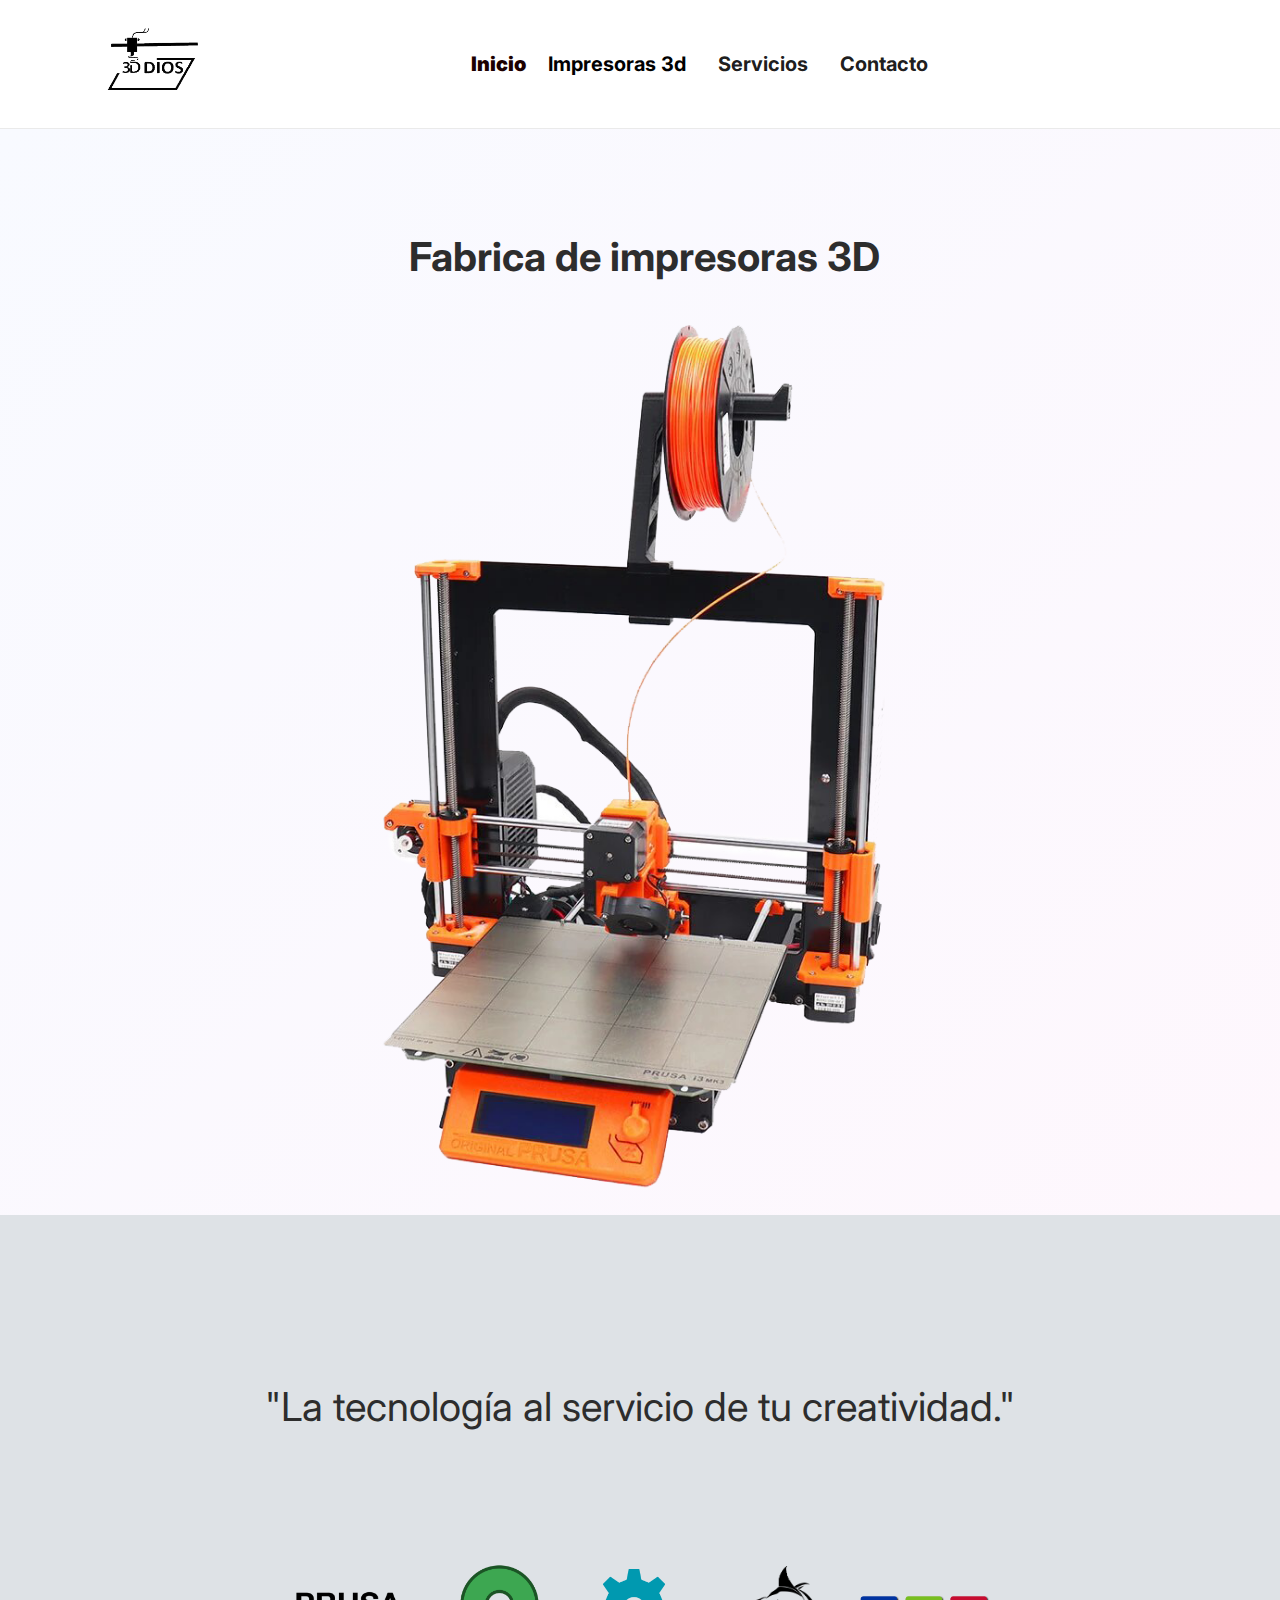
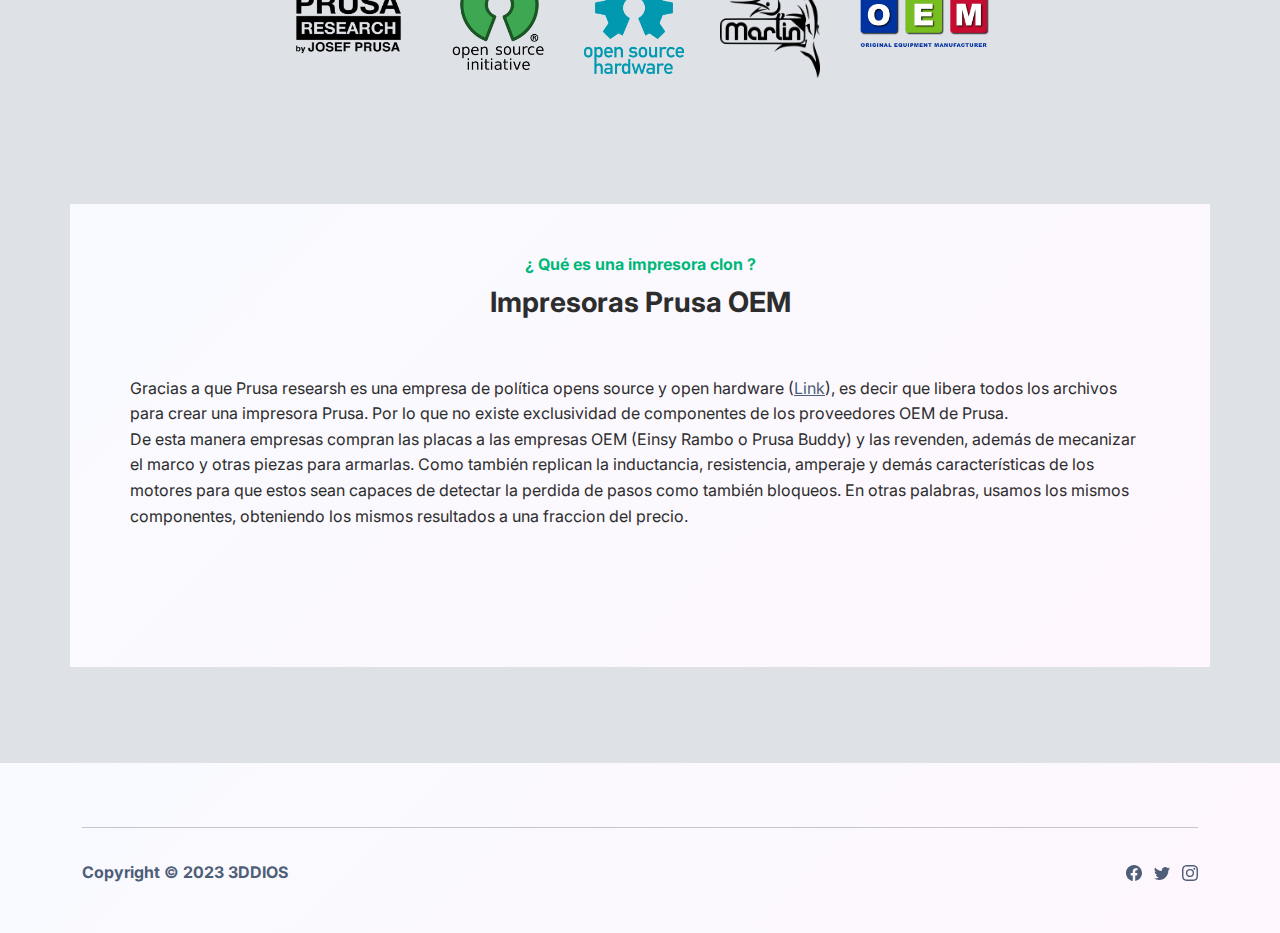
<file: index.html>
<!DOCTYPE html>
<html lang="es-419">

<head>
    <meta charset="utf-8">
    <meta name="viewport" content="width=device-width, initial-scale=1.0, shrink-to-fit=no">
    <title>Home - Brand</title>
    <link rel="stylesheet" href="assets/bootstrap/css/bootstrap.min.css">
    <link rel="stylesheet" href="https://fonts.googleapis.com/css?family=Inter:300italic,400italic,600italic,700italic,800italic,400,300,600,700,800&amp;display=swap">
    <link rel="stylesheet" href="assets/css/untitled.css">
</head>

<body style="background: var(--bs-gray-300);">
    <nav class="navbar navbar-light navbar-expand-md sticky-top navbar-shrink py-3" id="mainNav">
        <div class="container"><a class="navbar-brand d-flex align-items-center" href="/"></a><button data-bs-toggle="collapse" class="navbar-toggler" data-bs-target="#navcol-1"><span class="visually-hidden">Toggle navigation</span><span class="navbar-toggler-icon"></span></button><img src="assets/img/3ddios.png" width="103" height="96">
            <div class="collapse navbar-collapse" id="navcol-1">
                <ul class="navbar-nav mx-auto">
                    <li class="nav-item"><a class="nav-link active" href="index.html" style="--bs-body-color: #3f3535;width: 76.2625px;font-size: 20px;"><strong><span style="color: rgb(28, 0, 0);">Inicio</span></strong></a></li>
                    <li class="nav-item"><a class="nav-link active" href="impresoras3d.html" style="color: var(--bs-black);font-size: 20px;">Impresoras 3d</a></li>
                    <li class="nav-item"><a class="nav-link active" href="servicios.html" style="font-size: 20px;">Servicios</a></li>
                    <li class="nav-item"><a class="nav-link active" href="contacts.html" style="font-size: 20px;">Contacto</a></li>
                </ul>
            </div>
        </div>
    </nav>
    <header class="bg-primary-gradient">
        <div class="container pt-4 pt-xl-5">
            <div class="row pt-5">
                <div class="col-md-8 col-xl-6 text-center text-md-start mx-auto">
                    <div class="text-center">
                        <p class="fw-bold text-success mb-2"></p>
                        <h1 class="fw-bold">&nbsp;Fabrica de impresoras 3D</h1>
                    </div>
                </div>
                <div class="col-12 col-lg-10 mx-auto">
                    <div class="position-relative" style="display: flex;flex-wrap: wrap;justify-content: flex-end;">
                        <div class="position-relative" style="display: flex;flex-wrap: wrap;justify-content: flex-end;">
                            <div class="position-relative" style="display: flex;flex-wrap: wrap;justify-content: flex-end;"><img class="img-fluid" data-bss-parallax="" data-bss-parallax-speed="0.4" src="assets/img/Prusa-MK3S-Clon.png">
                                <div style="position: relative;flex: 0 0 45%;transform: translate3d(-5%, 20%, 0);"></div>
                                <div style="position: relative;flex: 0 0 60%;transform: translate3d(0, 0%, 0);"></div>
                            </div>
                        </div>
                        <div style="position: relative;flex: 0 0 45%;transform: translate3d(-5%, 20%, 0);"></div>
                        <div style="position: relative;flex: 0 0 60%;transform: translate3d(0, 0%, 0);"></div>
                    </div>
                </div>
            </div>
        </div>
    </header>
    <section class="py-5">
        <div class="container text-center py-5">
            <p class="mb-4" style="font-size: 2.5rem;height: 200px;"><br>"La tecnología al servicio de tu creatividad."<br><br><br><br><br><br><br><br></p><a href="#"> </a><a href="#"> <img class="m-3" src="assets/img/prusaresearch-logo-rgb-black-1-800x451.png" width="127" height="68"></a><a href="#"> </a><a href="#"> <img class="m-3" src="assets/img/Opensource.png" style="width: 100px;"></a><a href="#"> <img class="m-3" src="assets/img/oshw-logo-800-px.png" style="width:  100px;"></a><a href="#"> <img class="m-3" src="assets/img/Daco_5903037.png" style="width: 100px;"><img class="m-3" src="assets/img/OEM.png" style="height: 100px;"></a>
        </div>
    </section>
    <section>
        <div class="container bg-primary-gradient py-5">
            <div class="row">
                <div class="col-md-8 col-xl-6 text-center mx-auto">
                    <p class="fw-bold text-success mb-2">¿ Qué es una impresora clon ?</p>
                    <h3 class="fw-bold">Impresoras Prusa OEM</h3>
                </div>
            </div>
            <div class="py-5 p-lg-5">
                <p>Gracias a que Prusa researsh es una empresa de política opens source y open hardware (<a href="https://github.com/prusa3d" target="_blank">Link</a>), es decir que libera todos los archivos para crear una impresora Prusa. Por lo que no existe exclusividad de componentes de los proveedores OEM de Prusa.<br>De esta manera empresas compran las placas a las empresas OEM (Einsy Rambo o Prusa Buddy) y las revenden, además de mecanizar el marco y otras piezas para armarlas. Como también replican la inductancia, resistencia, amperaje y demás características de los motores para que estos sean capaces de detectar la perdida de pasos como también bloqueos. En otras palabras, usamos los mismos componentes, obteniendo los mismos resultados a una fraccion del precio.<br><br></p>
            </div>
        </div>
    </section>
    <section>
        <div class="container py-5">
            <div class="mx-auto" style="max-width: 900px;"></div>
        </div>
    </section>
    <footer class="bg-primary-gradient">
        <div class="container py-4 py-lg-5">
            <hr>
            <div class="text-muted d-flex justify-content-between align-items-center pt-3">
                <p class="mb-0" style="font-weight: bold;">Copyright © 2023 3DDIOS</p>
                <ul class="list-inline mb-0">
                    <li class="list-inline-item"><svg xmlns="http://www.w3.org/2000/svg" width="1em" height="1em" fill="currentColor" viewBox="0 0 16 16" class="bi bi-facebook">
                            <path d="M16 8.049c0-4.446-3.582-8.05-8-8.05C3.58 0-.002 3.603-.002 8.05c0 4.017 2.926 7.347 6.75 7.951v-5.625h-2.03V8.05H6.75V6.275c0-2.017 1.195-3.131 3.022-3.131.876 0 1.791.157 1.791.157v1.98h-1.009c-.993 0-1.303.621-1.303 1.258v1.51h2.218l-.354 2.326H9.25V16c3.824-.604 6.75-3.934 6.75-7.951z"></path>
                        </svg></li>
                    <li class="list-inline-item"><svg xmlns="http://www.w3.org/2000/svg" width="1em" height="1em" fill="currentColor" viewBox="0 0 16 16" class="bi bi-twitter">
                            <path d="M5.026 15c6.038 0 9.341-5.003 9.341-9.334 0-.14 0-.282-.006-.422A6.685 6.685 0 0 0 16 3.542a6.658 6.658 0 0 1-1.889.518 3.301 3.301 0 0 0 1.447-1.817 6.533 6.533 0 0 1-2.087.793A3.286 3.286 0 0 0 7.875 6.03a9.325 9.325 0 0 1-6.767-3.429 3.289 3.289 0 0 0 1.018 4.382A3.323 3.323 0 0 1 .64 6.575v.045a3.288 3.288 0 0 0 2.632 3.218 3.203 3.203 0 0 1-.865.115 3.23 3.23 0 0 1-.614-.057 3.283 3.283 0 0 0 3.067 2.277A6.588 6.588 0 0 1 .78 13.58a6.32 6.32 0 0 1-.78-.045A9.344 9.344 0 0 0 5.026 15z"></path>
                        </svg></li>
                    <li class="list-inline-item"><svg xmlns="http://www.w3.org/2000/svg" width="1em" height="1em" fill="currentColor" viewBox="0 0 16 16" class="bi bi-instagram">
                            <path d="M8 0C5.829 0 5.556.01 4.703.048 3.85.088 3.269.222 2.76.42a3.917 3.917 0 0 0-1.417.923A3.927 3.927 0 0 0 .42 2.76C.222 3.268.087 3.85.048 4.7.01 5.555 0 5.827 0 8.001c0 2.172.01 2.444.048 3.297.04.852.174 1.433.372 1.942.205.526.478.972.923 1.417.444.445.89.719 1.416.923.51.198 1.09.333 1.942.372C5.555 15.99 5.827 16 8 16s2.444-.01 3.298-.048c.851-.04 1.434-.174 1.943-.372a3.916 3.916 0 0 0 1.416-.923c.445-.445.718-.891.923-1.417.197-.509.332-1.09.372-1.942C15.99 10.445 16 10.173 16 8s-.01-2.445-.048-3.299c-.04-.851-.175-1.433-.372-1.941a3.926 3.926 0 0 0-.923-1.417A3.911 3.911 0 0 0 13.24.42c-.51-.198-1.092-.333-1.943-.372C10.443.01 10.172 0 7.998 0h.003zm-.717 1.442h.718c2.136 0 2.389.007 3.232.046.78.035 1.204.166 1.486.275.373.145.64.319.92.599.28.28.453.546.598.92.11.281.24.705.275 1.485.039.843.047 1.096.047 3.231s-.008 2.389-.047 3.232c-.035.78-.166 1.203-.275 1.485a2.47 2.47 0 0 1-.599.919c-.28.28-.546.453-.92.598-.28.11-.704.24-1.485.276-.843.038-1.096.047-3.232.047s-2.39-.009-3.233-.047c-.78-.036-1.203-.166-1.485-.276a2.478 2.478 0 0 1-.92-.598 2.48 2.48 0 0 1-.6-.92c-.109-.281-.24-.705-.275-1.485-.038-.843-.046-1.096-.046-3.233 0-2.136.008-2.388.046-3.231.036-.78.166-1.204.276-1.486.145-.373.319-.64.599-.92.28-.28.546-.453.92-.598.282-.11.705-.24 1.485-.276.738-.034 1.024-.044 2.515-.045v.002zm4.988 1.328a.96.96 0 1 0 0 1.92.96.96 0 0 0 0-1.92zm-4.27 1.122a4.109 4.109 0 1 0 0 8.217 4.109 4.109 0 0 0 0-8.217zm0 1.441a2.667 2.667 0 1 1 0 5.334 2.667 2.667 0 0 1 0-5.334z"></path>
                        </svg></li>
                </ul>
            </div>
        </div>
    </footer>
    <script src="assets/bootstrap/js/bootstrap.min.js"></script>
    <script src="assets/js/bold-and-bright.js"></script>
    <script src="main.js" ></script>
</body>

</html>
</file>
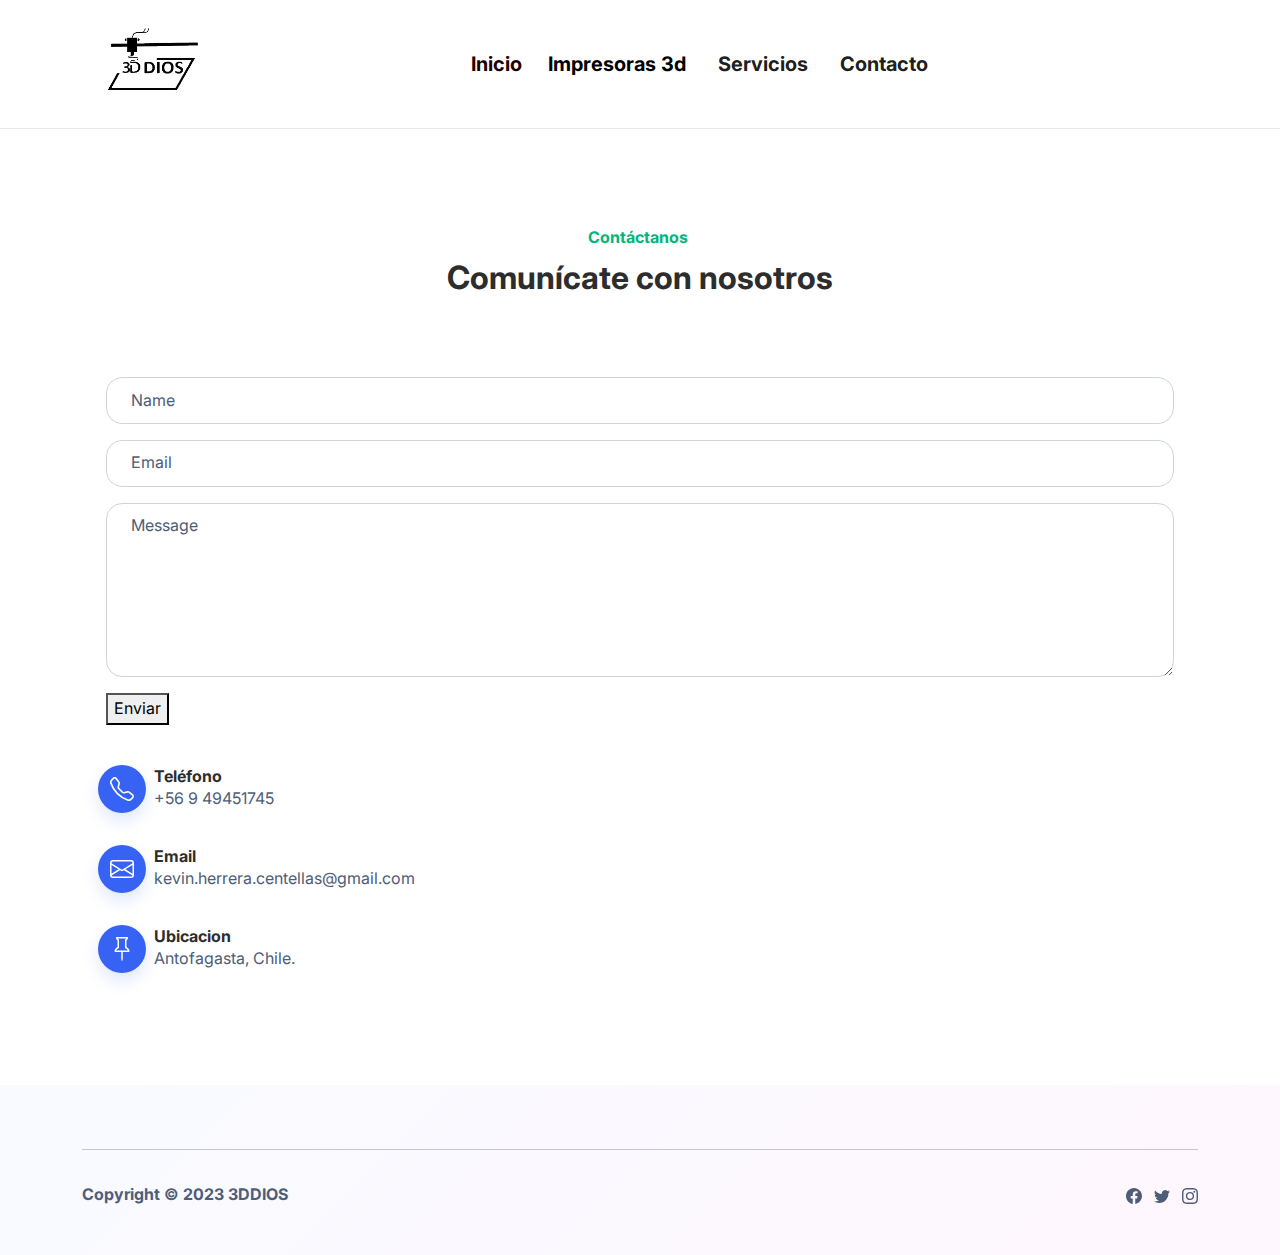
<file: contacts.html>
<!DOCTYPE html>
<html lang="es-419">

<head>
    <meta charset="utf-8">
    <meta name="viewport" content="width=device-width, initial-scale=1.0, shrink-to-fit=no">
    <title>Contacts - Brand</title>
    <link rel="stylesheet" href="assets/bootstrap/css/bootstrap.min.css">
    <link rel="stylesheet" href="https://fonts.googleapis.com/css?family=Inter:300italic,400italic,600italic,700italic,800italic,400,300,600,700,800&amp;display=swap">
    <link rel="stylesheet" href="assets/css/untitled.css">
</head>

<body>
    <nav class="navbar navbar-light navbar-expand-md sticky-top navbar-shrink py-3" id="mainNav">
        <div class="container"><a class="navbar-brand d-flex align-items-center" href="/"></a><button data-bs-toggle="collapse" class="navbar-toggler" data-bs-target="#navcol-1"><span class="visually-hidden">Toggle navigation</span><span class="navbar-toggler-icon"></span></button><img src="assets/img/3ddios.png" width="103" height="96">
            <div class="collapse navbar-collapse" id="navcol-1">
                <ul class="navbar-nav mx-auto">
                    <li class="nav-item"><a class="nav-link" href="index.html" style="--bs-body-color: #3f3535;width: 76.2625px;font-size: 20px;"><strong><span style="color: rgb(28, 0, 0);">Inicio</span></strong></a></li>
                    <li class="nav-item"><a class="nav-link active" href="impresoras3d.html" style="color: var(--bs-black);font-size: 20px;">Impresoras 3d</a></li>
                    <li class="nav-item"><a class="nav-link active" href="servicios.html" style="font-size: 20px;">Servicios</a></li>
                    <li class="nav-item"><a class="nav-link active" href="contacts.html" style="font-size: 20px;">Contacto</a></li>
                </ul>
            </div>
        </div>
    </nav>
    <section class="py-5">
        <div class="container py-5">
            <div class="row mb-5">
                <div class="col-md-8 col-xl-6 text-center mx-auto">
                    <p class="fw-bold text-success mb-2">Contáctanos&nbsp;</p>
                    <h2 class="fw-bold">Comunícate con nosotros</h2>
                </div>
            </div>
            <div class="row d-flex justify-content-center">
                <div class="col">
                    <form action="https://formsubmit.co/kevin.herrera.centellas@gmail.com" method="POST"" class="p-3 p-xl-4" method="post">
                        <div class="mb-3"><input class="form-control" type="text" id="name-1" name="name" placeholder="Name"></div>
                        <div class="mb-3"><input class="form-control" type="email" id="email-1" name="email" placeholder="Email"></div>
                        <div class="mb-3"><textarea class="form-control" id="message-1" name="message" rows="6" placeholder="Message"></textarea></div>
                        <div><button type="submit" value="enviar">Enviar</button></div>
                        <input type="hidden" name="_next" value="http://127.0.0.1:5500/index.html">
<input type="hidden" name="_captcha" value="false">
                    </form>
                    <form 
                </div>
                <div class="col-md-6 col-xl-4">
                    <div></div>
                    <div class="d-flex flex-wrap flex-md-column justify-content-md-start align-items-md-start h-100" style="padding-left: 0px;margin-left: 0px;">
                        <div class="d-flex align-items-center p-3">
                            <div class="bs-icon-md bs-icon-circle bs-icon-primary shadow d-flex flex-shrink-0 justify-content-center align-items-center d-inline-block bs-icon bs-icon-md"><svg xmlns="http://www.w3.org/2000/svg" width="1em" height="1em" fill="currentColor" viewBox="0 0 16 16" class="bi bi-telephone">
                                    <path d="M3.654 1.328a.678.678 0 0 0-1.015-.063L1.605 2.3c-.483.484-.661 1.169-.45 1.77a17.568 17.568 0 0 0 4.168 6.608 17.569 17.569 0 0 0 6.608 4.168c.601.211 1.286.033 1.77-.45l1.034-1.034a.678.678 0 0 0-.063-1.015l-2.307-1.794a.678.678 0 0 0-.58-.122l-2.19.547a1.745 1.745 0 0 1-1.657-.459L5.482 8.062a1.745 1.745 0 0 1-.46-1.657l.548-2.19a.678.678 0 0 0-.122-.58L3.654 1.328zM1.884.511a1.745 1.745 0 0 1 2.612.163L6.29 2.98c.329.423.445.974.315 1.494l-.547 2.19a.678.678 0 0 0 .178.643l2.457 2.457a.678.678 0 0 0 .644.178l2.189-.547a1.745 1.745 0 0 1 1.494.315l2.306 1.794c.829.645.905 1.87.163 2.611l-1.034 1.034c-.74.74-1.846 1.065-2.877.702a18.634 18.634 0 0 1-7.01-4.42 18.634 18.634 0 0 1-4.42-7.009c-.362-1.03-.037-2.137.703-2.877L1.885.511z"></path>
                                </svg></div>
                            <div class="px-2">
                                <h6 class="fw-bold mb-0">Teléfono&nbsp;</h6>
                                <p class="text-muted mb-0">+56 9 49451745</p>
                            </div>
                        </div>
                        <div class="d-flex align-items-center p-3">
                            <div class="bs-icon-md bs-icon-circle bs-icon-primary shadow d-flex flex-shrink-0 justify-content-center align-items-center d-inline-block bs-icon bs-icon-md"><svg xmlns="http://www.w3.org/2000/svg" width="1em" height="1em" fill="currentColor" viewBox="0 0 16 16" class="bi bi-envelope">
                                    <path fill-rule="evenodd" d="M0 4a2 2 0 0 1 2-2h12a2 2 0 0 1 2 2v8a2 2 0 0 1-2 2H2a2 2 0 0 1-2-2V4Zm2-1a1 1 0 0 0-1 1v.217l7 4.2 7-4.2V4a1 1 0 0 0-1-1H2Zm13 2.383-4.708 2.825L15 11.105V5.383Zm-.034 6.876-5.64-3.471L8 9.583l-1.326-.795-5.64 3.47A1 1 0 0 0 2 13h12a1 1 0 0 0 .966-.741ZM1 11.105l4.708-2.897L1 5.383v5.722Z"></path>
                                </svg></div>
                            <div class="px-2">
                                <h6 class="fw-bold mb-0">Email</h6>
                                <p class="text-muted mb-0">kevin.herrera.centellas@gmail.com</p>
                            </div>
                        </div>
                        <div class="d-flex align-items-center p-3">
                            <div class="bs-icon-md bs-icon-circle bs-icon-primary shadow d-flex flex-shrink-0 justify-content-center align-items-center d-inline-block bs-icon bs-icon-md"><svg xmlns="http://www.w3.org/2000/svg" width="1em" height="1em" fill="currentColor" viewBox="0 0 16 16" class="bi bi-pin">
                                    <path d="M4.146.146A.5.5 0 0 1 4.5 0h7a.5.5 0 0 1 .5.5c0 .68-.342 1.174-.646 1.479-.126.125-.25.224-.354.298v4.431l.078.048c.203.127.476.314.751.555C12.36 7.775 13 8.527 13 9.5a.5.5 0 0 1-.5.5h-4v4.5c0 .276-.224 1.5-.5 1.5s-.5-1.224-.5-1.5V10h-4a.5.5 0 0 1-.5-.5c0-.973.64-1.725 1.17-2.189A5.921 5.921 0 0 1 5 6.708V2.277a2.77 2.77 0 0 1-.354-.298C4.342 1.674 4 1.179 4 .5a.5.5 0 0 1 .146-.354zm1.58 1.408-.002-.001.002.001zm-.002-.001.002.001A.5.5 0 0 1 6 2v5a.5.5 0 0 1-.276.447h-.002l-.012.007-.054.03a4.922 4.922 0 0 0-.827.58c-.318.278-.585.596-.725.936h7.792c-.14-.34-.407-.658-.725-.936a4.915 4.915 0 0 0-.881-.61l-.012-.006h-.002A.5.5 0 0 1 10 7V2a.5.5 0 0 1 .295-.458 1.775 1.775 0 0 0 .351-.271c.08-.08.155-.17.214-.271H5.14c.06.1.133.191.214.271a1.78 1.78 0 0 0 .37.282z"></path>
                                </svg></div>
                            <div class="px-2">
                                <h6 class="fw-bold mb-0">Ubicacion</h6>
                                <p class="text-muted mb-0">Antofagasta, Chile.</p>
                            </div>
                        </div>
                    </div>
                </div>
            </div>
        </div>
    </section>
    <footer class="bg-primary-gradient">
        <div class="container py-4 py-lg-5">
            <hr>
            <div class="text-muted d-flex justify-content-between align-items-center pt-3">
                <p class="mb-0" style="font-weight: bold;">Copyright © 2023 3DDIOS</p>
                <ul class="list-inline mb-0">
                    <li class="list-inline-item"><svg xmlns="http://www.w3.org/2000/svg" width="1em" height="1em" fill="currentColor" viewBox="0 0 16 16" class="bi bi-facebook">
                            <path d="M16 8.049c0-4.446-3.582-8.05-8-8.05C3.58 0-.002 3.603-.002 8.05c0 4.017 2.926 7.347 6.75 7.951v-5.625h-2.03V8.05H6.75V6.275c0-2.017 1.195-3.131 3.022-3.131.876 0 1.791.157 1.791.157v1.98h-1.009c-.993 0-1.303.621-1.303 1.258v1.51h2.218l-.354 2.326H9.25V16c3.824-.604 6.75-3.934 6.75-7.951z"></path>
                        </svg></li>
                    <li class="list-inline-item"><svg xmlns="http://www.w3.org/2000/svg" width="1em" height="1em" fill="currentColor" viewBox="0 0 16 16" class="bi bi-twitter">
                            <path d="M5.026 15c6.038 0 9.341-5.003 9.341-9.334 0-.14 0-.282-.006-.422A6.685 6.685 0 0 0 16 3.542a6.658 6.658 0 0 1-1.889.518 3.301 3.301 0 0 0 1.447-1.817 6.533 6.533 0 0 1-2.087.793A3.286 3.286 0 0 0 7.875 6.03a9.325 9.325 0 0 1-6.767-3.429 3.289 3.289 0 0 0 1.018 4.382A3.323 3.323 0 0 1 .64 6.575v.045a3.288 3.288 0 0 0 2.632 3.218 3.203 3.203 0 0 1-.865.115 3.23 3.23 0 0 1-.614-.057 3.283 3.283 0 0 0 3.067 2.277A6.588 6.588 0 0 1 .78 13.58a6.32 6.32 0 0 1-.78-.045A9.344 9.344 0 0 0 5.026 15z"></path>
                        </svg></li>
                    <li class="list-inline-item"><svg xmlns="http://www.w3.org/2000/svg" width="1em" height="1em" fill="currentColor" viewBox="0 0 16 16" class="bi bi-instagram">
                            <path d="M8 0C5.829 0 5.556.01 4.703.048 3.85.088 3.269.222 2.76.42a3.917 3.917 0 0 0-1.417.923A3.927 3.927 0 0 0 .42 2.76C.222 3.268.087 3.85.048 4.7.01 5.555 0 5.827 0 8.001c0 2.172.01 2.444.048 3.297.04.852.174 1.433.372 1.942.205.526.478.972.923 1.417.444.445.89.719 1.416.923.51.198 1.09.333 1.942.372C5.555 15.99 5.827 16 8 16s2.444-.01 3.298-.048c.851-.04 1.434-.174 1.943-.372a3.916 3.916 0 0 0 1.416-.923c.445-.445.718-.891.923-1.417.197-.509.332-1.09.372-1.942C15.99 10.445 16 10.173 16 8s-.01-2.445-.048-3.299c-.04-.851-.175-1.433-.372-1.941a3.926 3.926 0 0 0-.923-1.417A3.911 3.911 0 0 0 13.24.42c-.51-.198-1.092-.333-1.943-.372C10.443.01 10.172 0 7.998 0h.003zm-.717 1.442h.718c2.136 0 2.389.007 3.232.046.78.035 1.204.166 1.486.275.373.145.64.319.92.599.28.28.453.546.598.92.11.281.24.705.275 1.485.039.843.047 1.096.047 3.231s-.008 2.389-.047 3.232c-.035.78-.166 1.203-.275 1.485a2.47 2.47 0 0 1-.599.919c-.28.28-.546.453-.92.598-.28.11-.704.24-1.485.276-.843.038-1.096.047-3.232.047s-2.39-.009-3.233-.047c-.78-.036-1.203-.166-1.485-.276a2.478 2.478 0 0 1-.92-.598 2.48 2.48 0 0 1-.6-.92c-.109-.281-.24-.705-.275-1.485-.038-.843-.046-1.096-.046-3.233 0-2.136.008-2.388.046-3.231.036-.78.166-1.204.276-1.486.145-.373.319-.64.599-.92.28-.28.546-.453.92-.598.282-.11.705-.24 1.485-.276.738-.034 1.024-.044 2.515-.045v.002zm4.988 1.328a.96.96 0 1 0 0 1.92.96.96 0 0 0 0-1.92zm-4.27 1.122a4.109 4.109 0 1 0 0 8.217 4.109 4.109 0 0 0 0-8.217zm0 1.441a2.667 2.667 0 1 1 0 5.334 2.667 2.667 0 0 1 0-5.334z"></path>
                        </svg></li>
                </ul>
            </div>
        </div>
    </footer>
    <script src="assets/bootstrap/js/bootstrap.min.js"></script>
    <script src="assets/js/bold-and-bright.js"></script>
</body>

</html>
</file>
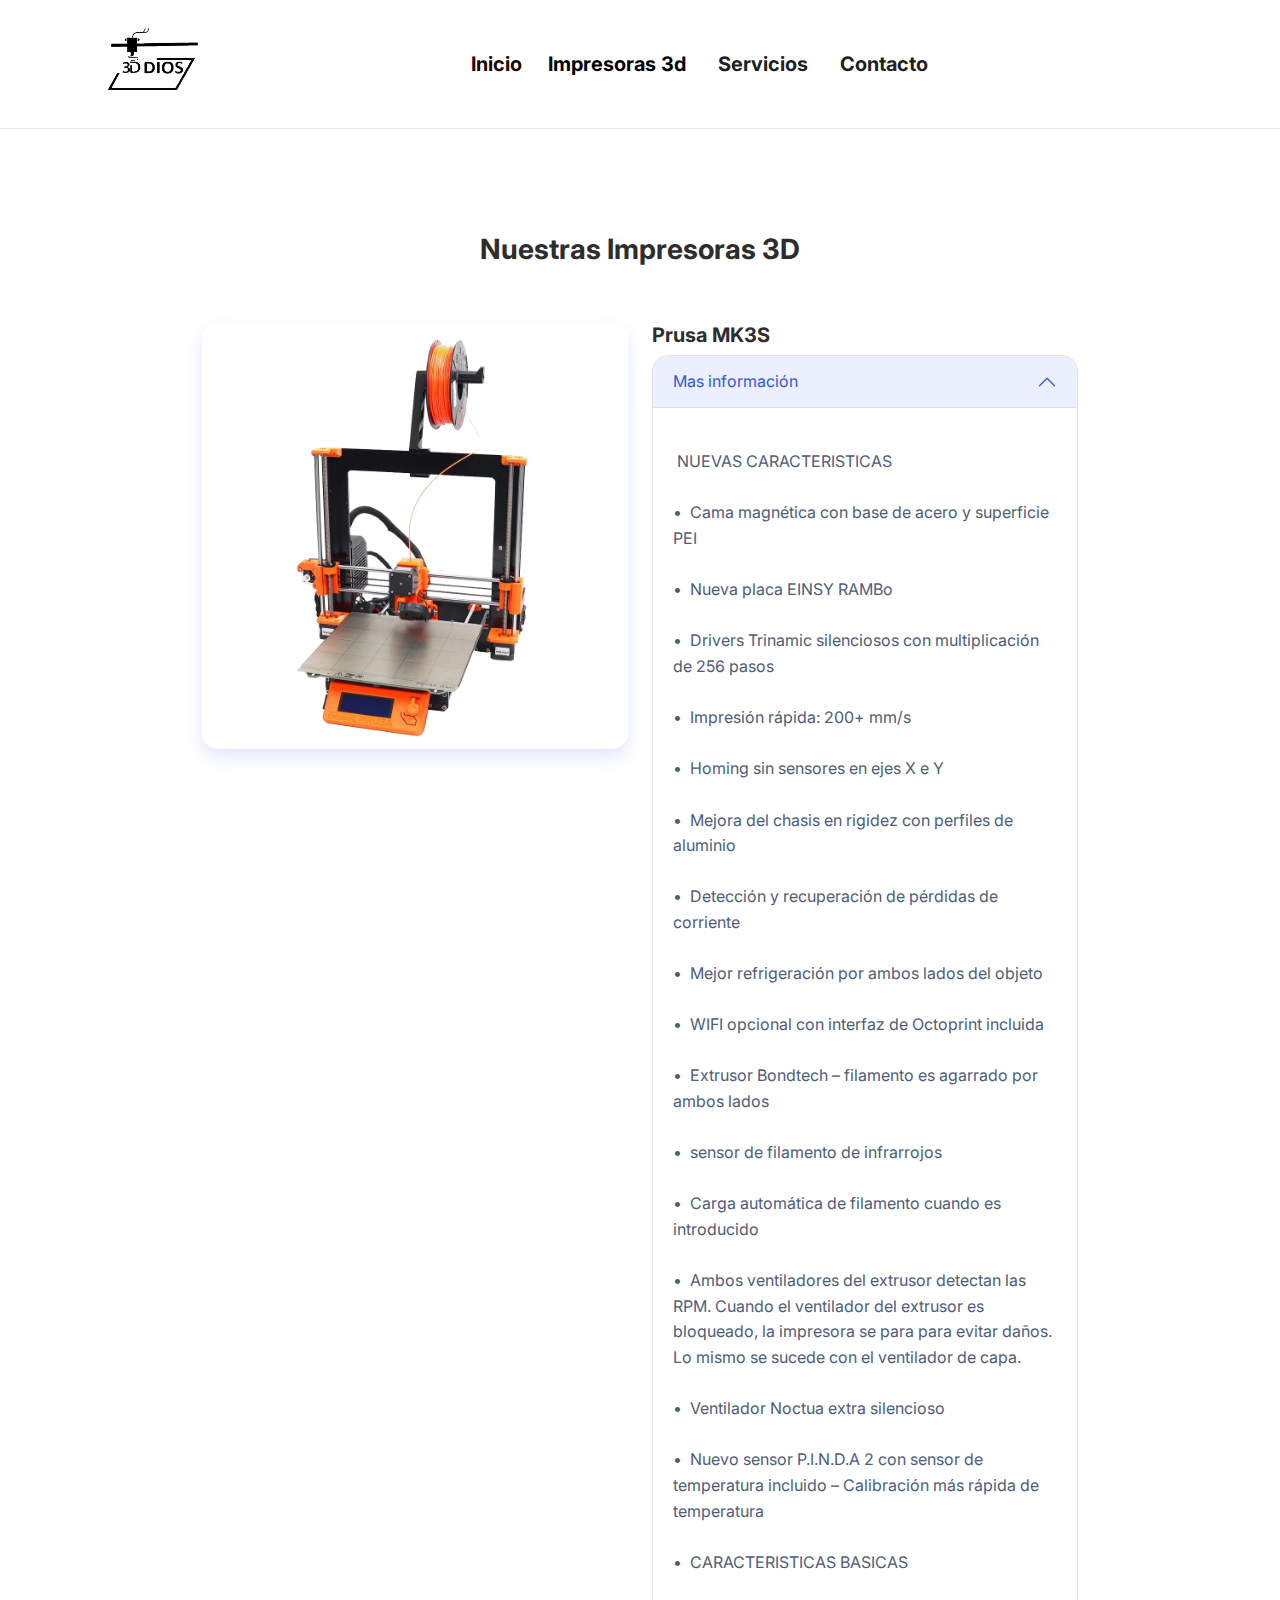
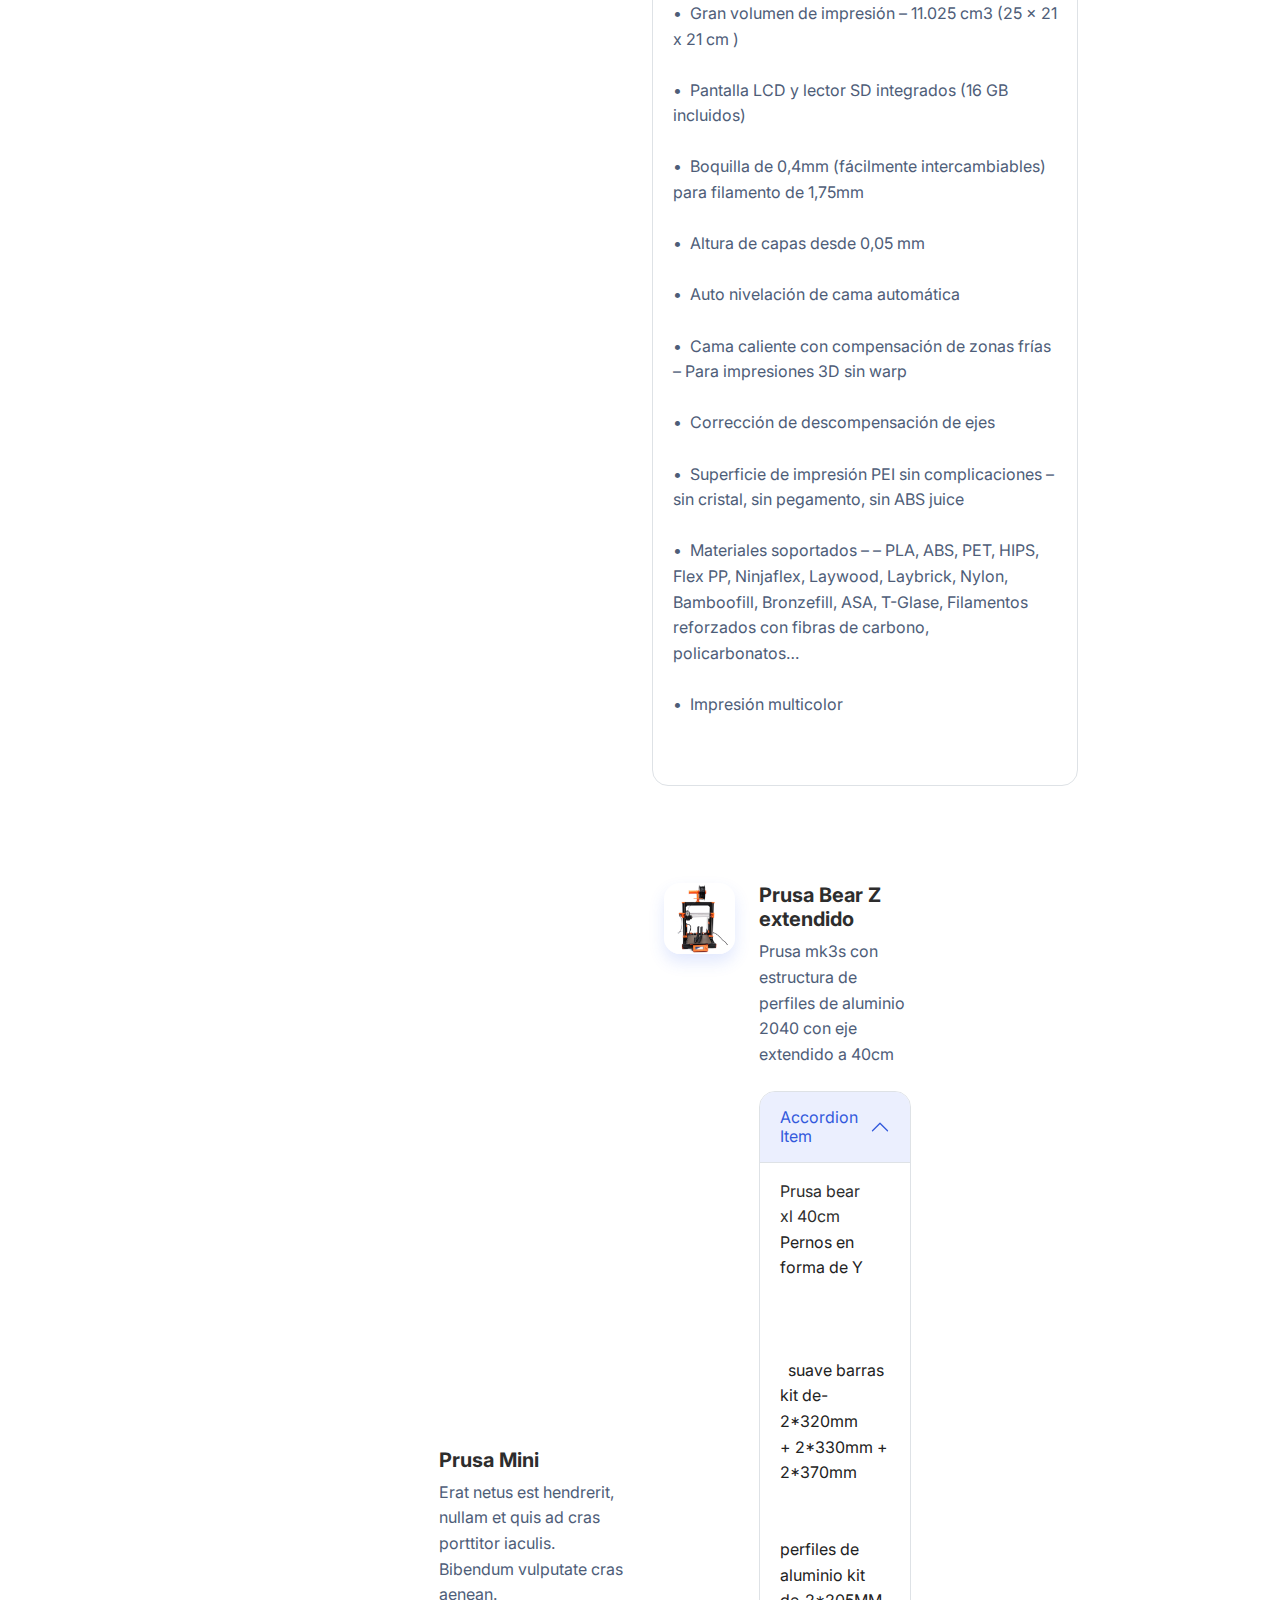
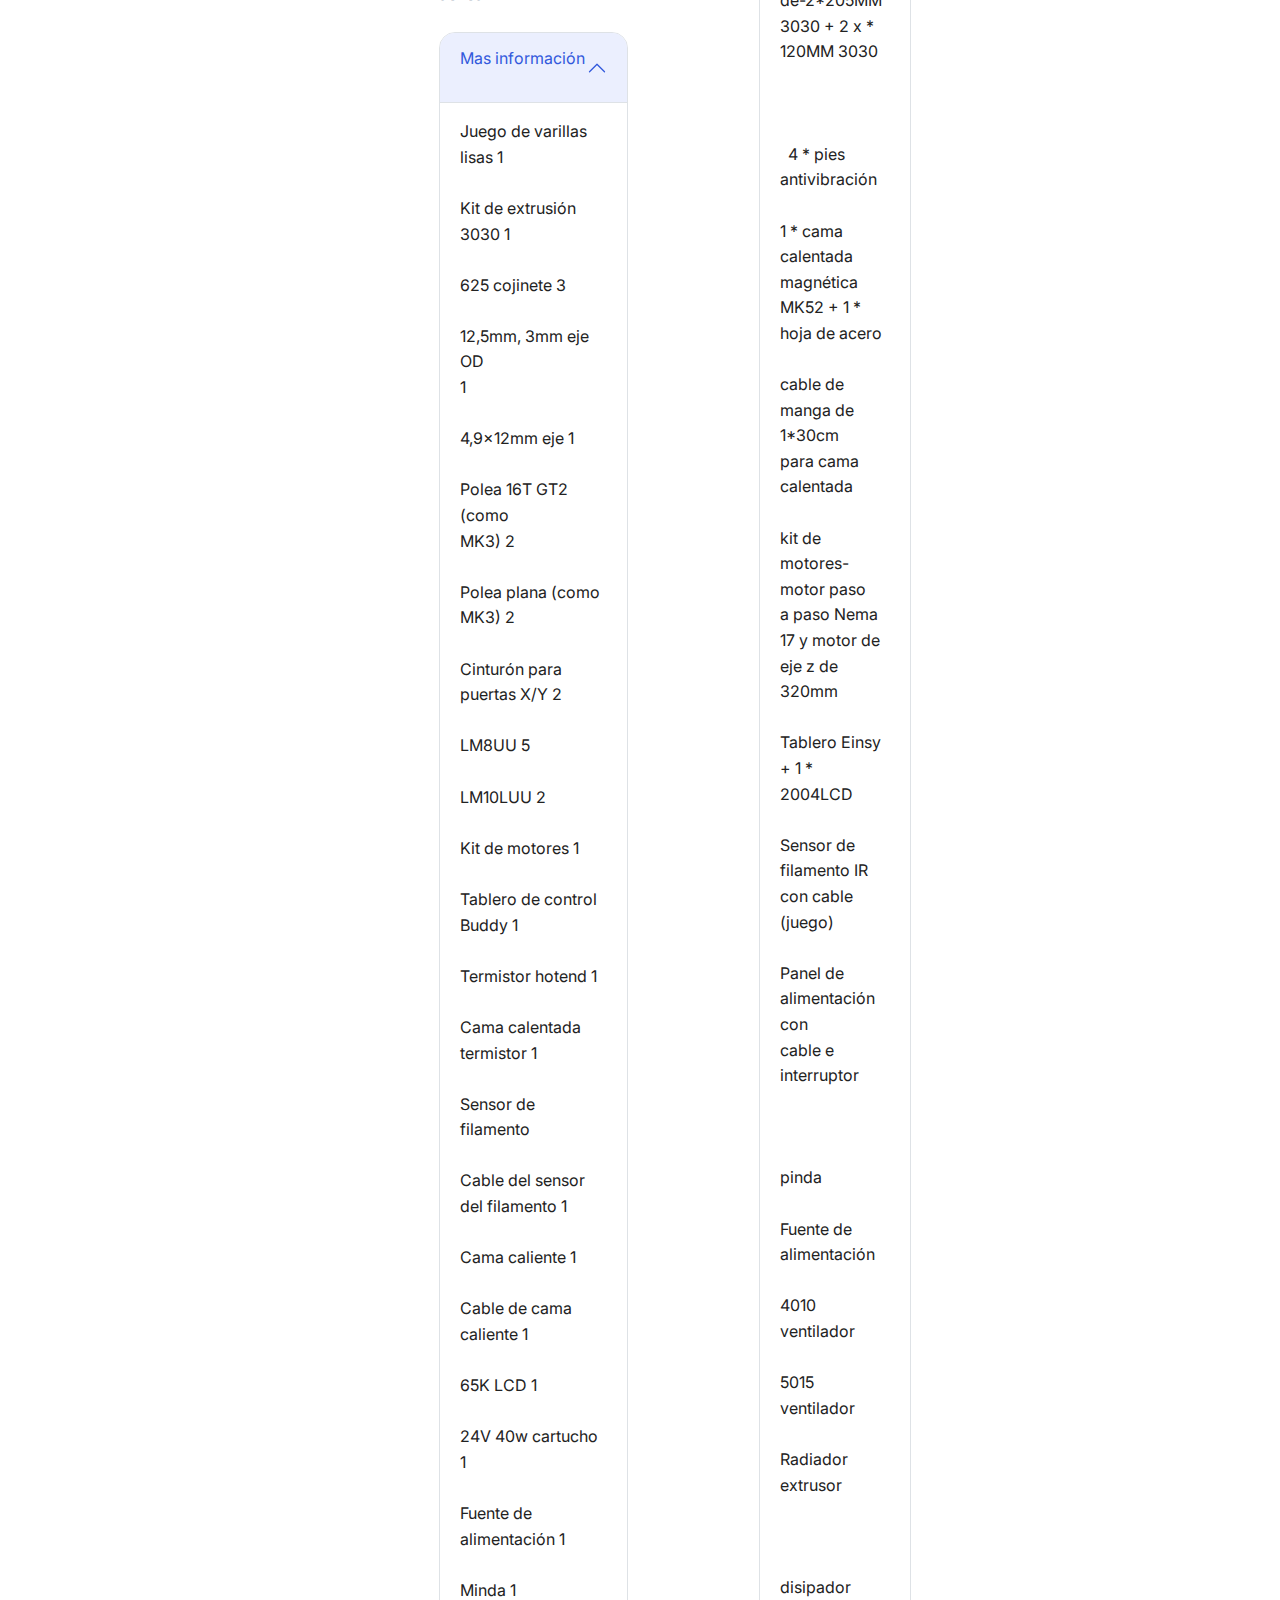
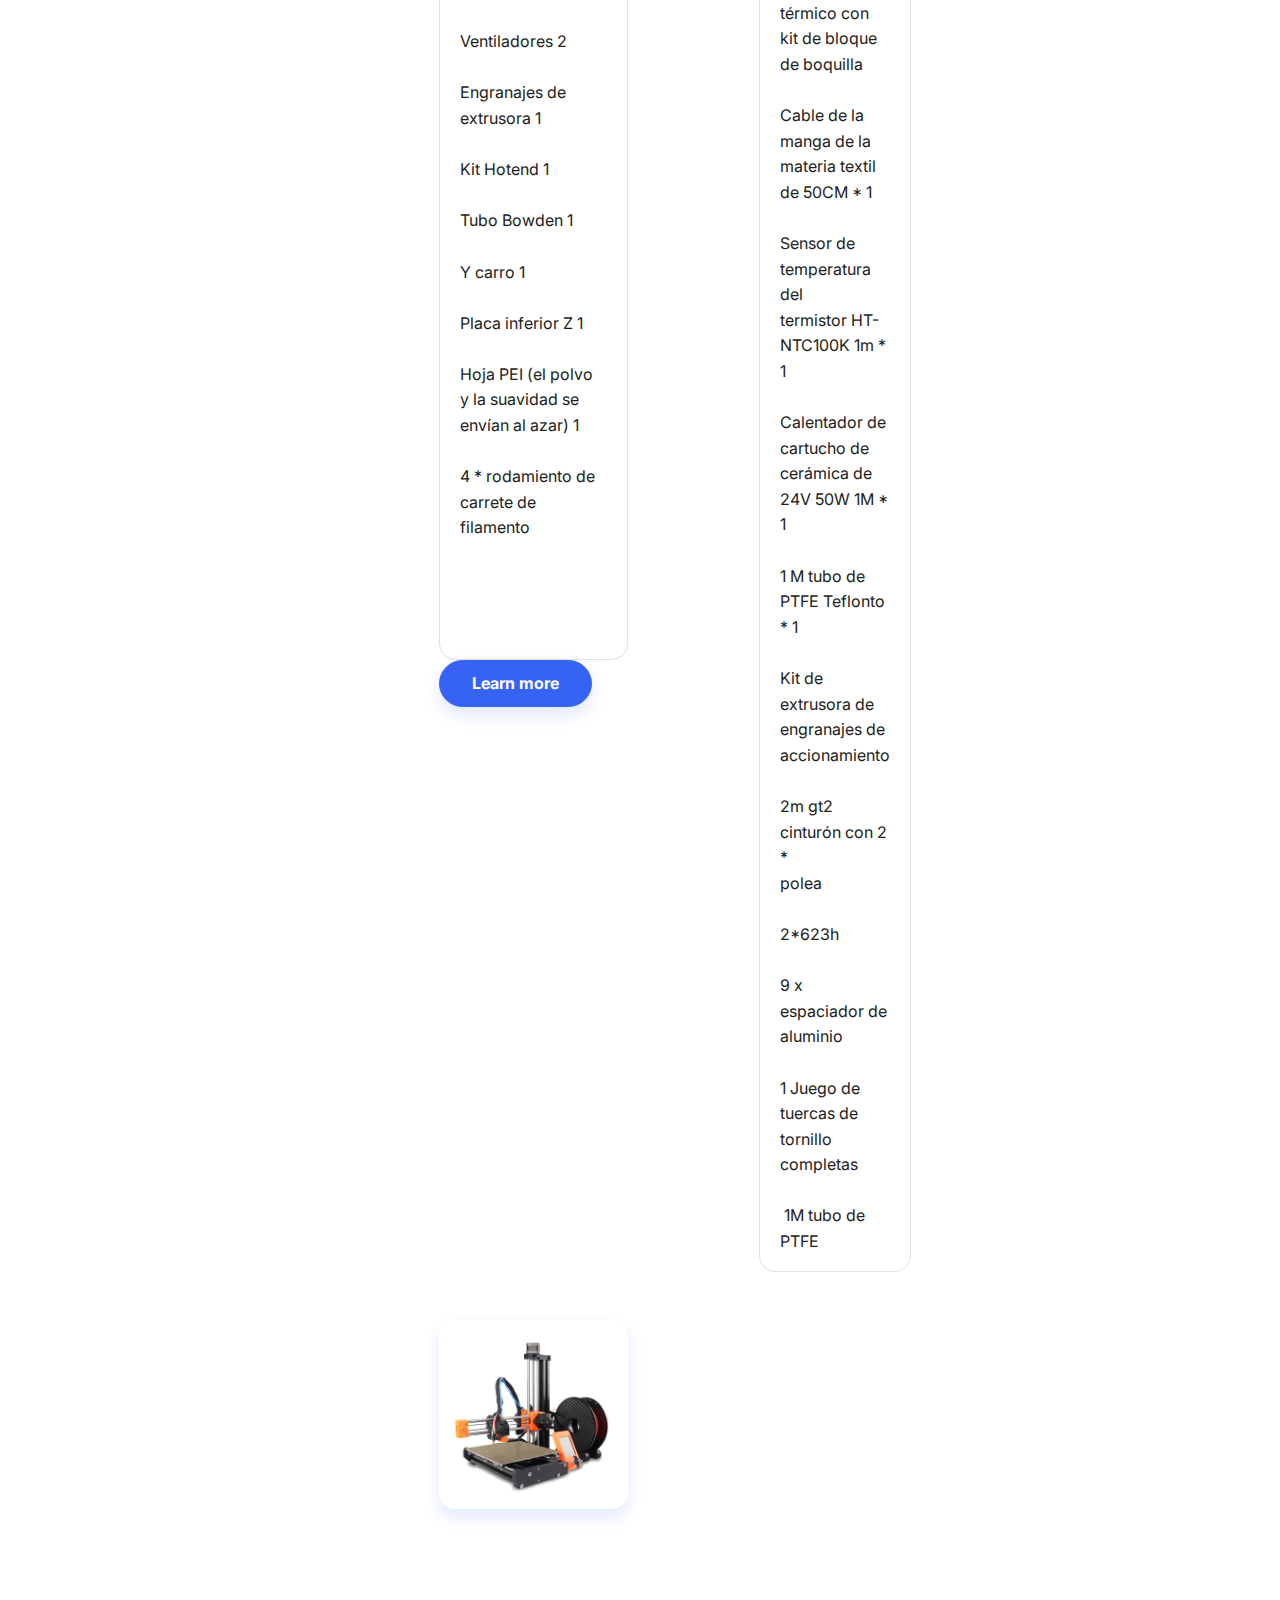
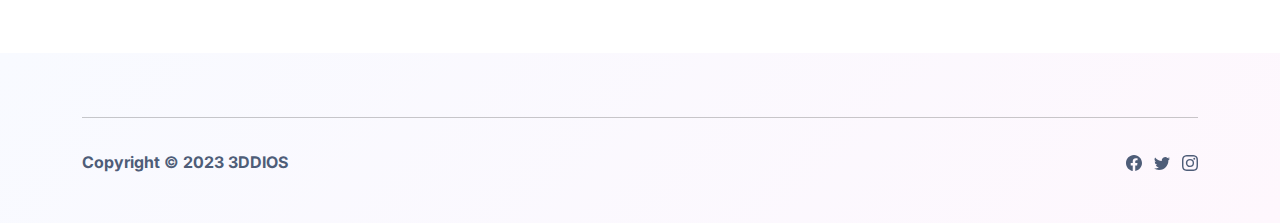
<file: impresoras3d.html>
<!DOCTYPE html>
<html lang="es-419">

<head>
    <meta charset="utf-8">
    <meta name="viewport" content="width=device-width, initial-scale=1.0, shrink-to-fit=no">
    <title>Services - Brand</title>
    <link rel="stylesheet" href="assets/bootstrap/css/bootstrap.min.css">
    <link rel="stylesheet" href="https://fonts.googleapis.com/css?family=Inter:300italic,400italic,600italic,700italic,800italic,400,300,600,700,800&amp;display=swap">
    <link rel="stylesheet" href="assets/css/untitled.css">
</head>

<body>
    <nav class="navbar navbar-light navbar-expand-md sticky-top navbar-shrink py-3" id="mainNav">
        <div class="container"><a class="navbar-brand d-flex align-items-center" href="/"></a><button data-bs-toggle="collapse" class="navbar-toggler" data-bs-target="#navcol-1"><span class="visually-hidden">Toggle navigation</span><span class="navbar-toggler-icon"></span></button><img src="assets/img/3ddios.png" width="103" height="96">
            <div class="collapse navbar-collapse" id="navcol-1">
                <ul class="navbar-nav mx-auto">
                    <li class="nav-item"><a class="nav-link" href="index.html" style="--bs-body-color: #3f3535;width: 76.2625px;font-size: 20px;"><strong><span style="color: rgb(28, 0, 0);">Inicio</span></strong></a></li>
                    <li class="nav-item"><a class="nav-link active" href="impresoras3d.html" style="color: var(--bs-black);font-size: 20px;">Impresoras 3d</a></li>
                    <li class="nav-item"><a class="nav-link active" href="servicios.html" style="font-size: 20px;">Servicios</a></li>
                    <li class="nav-item"><a class="nav-link active" href="contacts.html" style="font-size: 20px;">Contacto</a></li>
                </ul>
            </div>
        </div>
    </nav>
    <section class="py-5">
        <div class="container py-5">
            <div class="row mb-4 mb-lg-5">
                <div class="col-md-8 col-xl-6 text-center mx-auto">
                    <p class="fw-bold text-success mb-2"></p>
                    <h3 class="fw-bold">Nuestras Impresoras 3D</h3>
                </div>
            </div>
            <div class="row row-cols-1 row-cols-md-2 mx-auto" style="max-width: 900px;">
                <div class="col mb-5"><img class="rounded img-fluid shadow" src="assets/img/Prusa-MK3S-Clon.png"></div>
                <div class="col d-md-flex align-items-md-end align-items-lg-center mb-5">
                    <div>
                        <h5 class="fw-bold">Prusa MK3S</h5>
                        <div class="accordion" role="tablist" id="accordion-2">
                            <div class="accordion-item">
                                <h2 class="accordion-header" role="tab"><button class="accordion-button" type="button" data-bs-toggle="collapse" data-bs-target="#accordion-2 .item-1" aria-expanded="true" aria-controls="accordion-2 .item-1">Mas información</button></h2>
                                <div class="accordion-collapse collapse show item-1" role="tabpanel" data-bs-parent="#accordion-2">
                                    <div class="accordion-body">
                                        <p class="mb-0"><br><span style="color: rgb(78, 93, 120);">&nbsp;NUEVAS CARACTERISTICAS</span><br><br><span style="color: rgb(78, 93, 120);">•&nbsp;&nbsp;Cama magnética con base de acero y superficie PEI</span><br><br><span style="color: rgb(78, 93, 120);">•&nbsp;&nbsp;Nueva placa EINSY RAMBo</span><br><br><span style="color: rgb(78, 93, 120);">•&nbsp;&nbsp;Drivers Trinamic silenciosos con multiplicación de 256 pasos</span><br><br><span style="color: rgb(78, 93, 120);">•&nbsp;&nbsp;Impresión rápida: 200+ mm/s</span><br><br><span style="color: rgb(78, 93, 120);">•&nbsp;&nbsp;Homing sin sensores en ejes X e Y</span><br><br><span style="color: rgb(78, 93, 120);">•&nbsp;&nbsp;Mejora del chasis en rigidez con perfiles de aluminio</span><br><br><span style="color: rgb(78, 93, 120);">•&nbsp;&nbsp;Detección y recuperación de pérdidas de corriente</span><br><br><span style="color: rgb(78, 93, 120);">•&nbsp;&nbsp;Mejor refrigeración por ambos lados del objeto</span><br><br><span style="color: rgb(78, 93, 120);">•&nbsp;&nbsp;WIFI opcional con interfaz de Octoprint incluida</span><br><br><span style="color: rgb(78, 93, 120);">•&nbsp;&nbsp;Extrusor Bondtech – filamento es agarrado por ambos lados</span><br><br><span style="color: rgb(78, 93, 120);">•&nbsp;&nbsp;sensor de filamento de infrarrojos</span><br><br><span style="color: rgb(78, 93, 120);">•&nbsp;&nbsp;Carga automática de filamento cuando es introducido</span><br><br><span style="color: rgb(78, 93, 120);">•&nbsp;&nbsp;Ambos ventiladores del extrusor detectan las RPM. Cuando el ventilador del extrusor es bloqueado, la impresora se para para evitar daños. Lo mismo se sucede con el ventilador de capa.</span><br><br><span style="color: rgb(78, 93, 120);">•&nbsp;&nbsp;Ventilador Noctua extra silencioso</span><br><br><span style="color: rgb(78, 93, 120);">•&nbsp;&nbsp;Nuevo sensor P.I.N.D.A 2 con sensor de temperatura incluido – Calibración más rápida de temperatura</span><br><br><span style="color: rgb(78, 93, 120);">•&nbsp;&nbsp;CARACTERISTICAS BASICAS</span><br><br><span style="color: rgb(78, 93, 120);">•&nbsp;&nbsp;Gran volumen de impresión – 11.025 cm3 (25 x 21 x 21 cm )</span><br><br><span style="color: rgb(78, 93, 120);">•&nbsp;&nbsp;Pantalla LCD y lector SD integrados (16 GB incluidos)</span><br><br><span style="color: rgb(78, 93, 120);">•&nbsp;&nbsp;Boquilla de 0,4mm (fácilmente intercambiables) para filamento de 1,75mm</span><br><br><span style="color: rgb(78, 93, 120);">•&nbsp;&nbsp;Altura de capas desde 0,05 mm</span><br><br><span style="color: rgb(78, 93, 120);">•&nbsp;&nbsp;Auto nivelación de cama automática</span><br><br><span style="color: rgb(78, 93, 120);">•&nbsp;&nbsp;Cama caliente con compensación de zonas frías – Para impresiones 3D sin warp</span><br><br><span style="color: rgb(78, 93, 120);">•&nbsp;&nbsp;Corrección de descompensación de ejes</span><br><br><span style="color: rgb(78, 93, 120);">•&nbsp;&nbsp;Superficie de impresión PEI sin complicaciones – sin cristal, sin pegamento, sin ABS juice</span><br><br><span style="color: rgb(78, 93, 120);">•&nbsp;&nbsp;Materiales soportados – – PLA, ABS, PET, HIPS, Flex PP, Ninjaflex, Laywood, Laybrick, Nylon, Bamboofill, Bronzefill, ASA, T-Glase, Filamentos reforzados con fibras de carbono, policarbonatos…</span><br><br><span style="color: rgb(78, 93, 120);">•&nbsp;&nbsp;Impresión multicolor </span><br><br><br></p>
                                    </div>
                                </div>
                        </div>
                        <p class="text-muted mb-4"><br></p>
                    </div>
                </div>
            </div>
            <div class="row row-cols-1 row-cols-md-2 mx-auto" style="max-width: 900px;">
                <div class="col order-md-last mb-5"><img class="rounded img-fluid shadow" src="assets/img/253-large_default.jpg"></div>
                <div class="col-md-6 d-md-flex align-items-md-end align-items-lg-center mb-5">
                    <div>
                        <h5 class="fw-bold">Prusa Mini</h5>
                        <p class="text-muted mb-4">Erat netus est hendrerit, nullam et quis ad cras porttitor iaculis. Bibendum vulputate cras aenean.</p>
                        <div class="accordion" role="tablist" id="accordion-1">
                            <div class="accordion-item">
                                <h2 class="accordion-header" role="tab"><button class="accordion-button" type="button" data-bs-toggle="collapse" data-bs-target="#accordion-1 .item-1" aria-expanded="true" aria-controls="accordion-1 .item-1">Mas información<br><br></button></h2>
                                <div class="accordion-collapse collapse show item-1" role="tabpanel" data-bs-parent="#accordion-1">
                                    <div class="accordion-body">
                                        <p class="mb-0"><span style="color: rgb(34, 34, 34);">Juego de varillas</span><br><span style="color: rgb(34, 34, 34);"> lisas 1</span><br><br><span style="color: rgb(34, 34, 34);">Kit de extrusión</span><br><span style="color: rgb(34, 34, 34);"> 3030 1</span><br><br><span style="color: rgb(34, 34, 34);">625 cojinete 3</span><br><br><span style="color: rgb(34, 34, 34);">12,5mm, 3mm eje OD</span><br><span style="color: rgb(34, 34, 34);"> 1</span><br><br><span style="color: rgb(34, 34, 34);">4,9x12mm eje 1</span><br><br><span style="color: rgb(34, 34, 34);">Polea 16T GT2 (como</span><br><span style="color: rgb(34, 34, 34);"> MK3) 2</span><br><br><span style="color: rgb(34, 34, 34);">Polea plana (como</span><br><span style="color: rgb(34, 34, 34);"> MK3) 2</span><br><br><span style="color: rgb(34, 34, 34);">Cinturón para</span><br><span style="color: rgb(34, 34, 34);"> puertas X/Y 2</span><br><br><span style="color: rgb(34, 34, 34);">LM8UU 5</span><br><br><span style="color: rgb(34, 34, 34);">LM10LUU 2</span><br><br><span style="color: rgb(34, 34, 34);">Kit de motores 1</span><br><br><span style="color: rgb(34, 34, 34);">Tablero de control</span><br><span style="color: rgb(34, 34, 34);"> Buddy 1</span><br><br><span style="color: rgb(34, 34, 34);">Termistor hotend 1</span><br><br><span style="color: rgb(34, 34, 34);">Cama calentada</span><br><span style="color: rgb(34, 34, 34);"> termistor 1</span><br><br><span style="color: rgb(34, 34, 34);">Sensor de filamento</span><br><br><span style="color: rgb(34, 34, 34);">Cable del sensor</span><br><span style="color: rgb(34, 34, 34);"> del filamento 1</span><br><br><span style="color: rgb(34, 34, 34);">Cama caliente 1</span><br><br><span style="color: rgb(34, 34, 34);">Cable de cama</span><br><span style="color: rgb(34, 34, 34);"> caliente 1</span><br><br><span style="color: rgb(34, 34, 34);">65K LCD 1</span><br><br><span style="color: rgb(34, 34, 34);">24V 40w cartucho 1</span><br><br><span style="color: rgb(34, 34, 34);">Fuente de</span><br><span style="color: rgb(34, 34, 34);"> alimentación 1</span><br><br><span style="color: rgb(34, 34, 34);">Minda 1</span><br><br><span style="color: rgb(34, 34, 34);">Ventiladores 2</span><br><br><span style="color: rgb(34, 34, 34);">Engranajes de</span><br><span style="color: rgb(34, 34, 34);"> extrusora 1</span><br><br><span style="color: rgb(34, 34, 34);">Kit Hotend 1</span><br><br><span style="color: rgb(34, 34, 34);">Tubo Bowden 1</span><br><br><span style="color: rgb(34, 34, 34);">Y carro 1</span><br><br><span style="color: rgb(34, 34, 34);">Placa inferior Z 1</span><br><br><span style="color: rgb(34, 34, 34);">Hoja PEI (el polvo</span><br><span style="color: rgb(34, 34, 34);"> y la suavidad se envían al azar) 1</span><br><br><span style="color: rgb(34, 34, 34);">4 * rodamiento de</span><br><span style="color: rgb(34, 34, 34);"> carrete de filamento</span><br><br><br><br><br></p>
                                    </div>
                 
                            </div>
                        </div><button class="btn btn-primary shadow" type="button">Learn more</button>
                    </div>
                </div>
            </div>
            <div class="row row-cols-1 row-cols-md-2 mx-auto" style="max-width: 900px;">
                <div class="col mb-5"><img class="rounded img-fluid shadow" src="assets/img/PrusaBearxl.webp"></div>
                <div class="col d-md-flex align-items-md-end align-items-lg-center mb-5">
                    <div>
                        <h5 class="fw-bold">Prusa Bear Z extendido</h5>
                        <p class="text-muted mb-4">Prusa mk3s con estructura de perfiles de aluminio 2040 con eje extendido a 40cm</p>
                        <div class="accordion" role="tablist" id="accordion-3">
                            <div class="accordion-item">
                                <h2 class="accordion-header" role="tab"><button class="accordion-button" type="button" data-bs-toggle="collapse" data-bs-target="#accordion-3 .item-1" aria-expanded="true" aria-controls="accordion-3 .item-1">Accordion Item</button></h2>
                                <div class="accordion-collapse collapse show item-1" role="tabpanel" data-bs-parent="#accordion-3">
                                    <div class="accordion-body">
                                        <p class="mb-0">Prusa bear<br> xl 40cm<br><span style="color: rgb(34, 34, 34);">Pernos en forma de Y</span><br><span style="color: rgb(34, 34, 34);">&nbsp; &nbsp; &nbsp; &nbsp; &nbsp; &nbsp; &nbsp; &nbsp; &nbsp; &nbsp; &nbsp; &nbsp; &nbsp; &nbsp; &nbsp; &nbsp; &nbsp; &nbsp; &nbsp; &nbsp; &nbsp; &nbsp; &nbsp; &nbsp; &nbsp; &nbsp; &nbsp; &nbsp; &nbsp; &nbsp; &nbsp; &nbsp; &nbsp; &nbsp; &nbsp; &nbsp; &nbsp; &nbsp; &nbsp; &nbsp; &nbsp; &nbsp; &nbsp; suave barras kit de-2*320mm</span><br><span style="color: rgb(34, 34, 34);"> + 2*330mm + 2*370mm</span><br><br><br><span style="color: rgb(34, 34, 34);">perfiles de aluminio kit</span><br><span style="color: rgb(34, 34, 34);"> de-2*205MM 3030 + 2 x * 120MM 3030</span><br><span style="color: rgb(34, 34, 34);">&nbsp; &nbsp; &nbsp; &nbsp; &nbsp; &nbsp; &nbsp; &nbsp; &nbsp; &nbsp; &nbsp; &nbsp; &nbsp; &nbsp; &nbsp; &nbsp; &nbsp; &nbsp; &nbsp; &nbsp; &nbsp; &nbsp; &nbsp; &nbsp; &nbsp; &nbsp; &nbsp; &nbsp; &nbsp; &nbsp; &nbsp; &nbsp; &nbsp; &nbsp; &nbsp; &nbsp; &nbsp; &nbsp; &nbsp; &nbsp; &nbsp; &nbsp; &nbsp; 4 * pies antivibración</span><br><br><span style="color: rgb(34, 34, 34);">1 * cama calentada</span><br><span style="color: rgb(34, 34, 34);"> magnética MK52 + 1 * hoja de acero</span><br><br><span style="color: rgb(34, 34, 34);">cable de manga de 1*30cm</span><br><span style="color: rgb(34, 34, 34);"> para cama calentada</span><br><br><span style="color: rgb(34, 34, 34);">kit de motores-motor paso</span><br><span style="color: rgb(34, 34, 34);"> a paso Nema 17 y motor de eje z de 320mm</span><br><br><span style="color: rgb(34, 34, 34);">Tablero Einsy + 1 *</span><br><span style="color: rgb(34, 34, 34);"> 2004LCD</span><br><br><span style="color: rgb(34, 34, 34);">Sensor de filamento IR</span><br><span style="color: rgb(34, 34, 34);"> con cable (juego)</span><br><br><span style="color: rgb(34, 34, 34);">Panel de alimentación con</span><br><span style="color: rgb(34, 34, 34);"> cable e interruptor</span><br><span style="color: rgb(34, 34, 34);">&nbsp; &nbsp; &nbsp; &nbsp; &nbsp; &nbsp; &nbsp; &nbsp; &nbsp; &nbsp; &nbsp; &nbsp; &nbsp; &nbsp; &nbsp; &nbsp; &nbsp; &nbsp; &nbsp; &nbsp; &nbsp; &nbsp; &nbsp; &nbsp; &nbsp; &nbsp; &nbsp; &nbsp; &nbsp; &nbsp; &nbsp; &nbsp; &nbsp; &nbsp; &nbsp; &nbsp; &nbsp; &nbsp; &nbsp; &nbsp; pinda</span><br><br><span style="color: rgb(34, 34, 34);">Fuente de alimentación</span><br><br><span style="color: rgb(34, 34, 34);">4010 ventilador</span><br><br><span style="color: rgb(34, 34, 34);">5015 ventilador</span><br><br><span style="color: rgb(34, 34, 34);">Radiador extrusor</span><br><span style="color: rgb(34, 34, 34);">&nbsp; &nbsp; &nbsp; &nbsp; &nbsp; &nbsp; &nbsp; &nbsp; &nbsp; &nbsp; &nbsp; &nbsp; &nbsp; &nbsp; &nbsp; &nbsp; &nbsp; &nbsp; &nbsp; &nbsp; &nbsp; &nbsp; &nbsp; &nbsp; &nbsp; &nbsp; &nbsp; &nbsp; &nbsp; &nbsp; &nbsp; &nbsp; &nbsp; &nbsp; &nbsp; &nbsp; &nbsp; &nbsp; disipador térmico con kit de bloque de boquilla</span><br><br><span style="color: rgb(34, 34, 34);">Cable de la manga de la</span><br><span style="color: rgb(34, 34, 34);"> materia textil de 50CM * 1</span><br><br><span style="color: rgb(34, 34, 34);">Sensor de temperatura del</span><br><span style="color: rgb(34, 34, 34);"> termistor HT-NTC100K 1m * 1</span><br><br><span style="color: rgb(34, 34, 34);">Calentador de cartucho de</span><br><span style="color: rgb(34, 34, 34);"> cerámica de 24V 50W 1M * 1</span><br><br><span style="color: rgb(34, 34, 34);">1 M tubo de PTFE Teflonto</span><br><span style="color: rgb(34, 34, 34);"> * 1</span><br><br><span style="color: rgb(34, 34, 34);">Kit de extrusora de</span><br><span style="color: rgb(34, 34, 34);"> engranajes de accionamiento</span><br><br><span style="color: rgb(34, 34, 34);">2m gt2 cinturón con 2 *</span><br><span style="color: rgb(34, 34, 34);"> polea</span><br><br><span style="color: rgb(34, 34, 34);">2*623h</span><br><br><span style="color: rgb(34, 34, 34);">9 x espaciador de aluminio</span><br><br><span style="color: rgb(34, 34, 34);">1 Juego de tuercas de</span><br><span style="color: rgb(34, 34, 34);"> tornillo completas</span><br><br><span style="color: rgb(34, 34, 34);">&nbsp;1M tubo de PTFE</span><br></p>
                                    </div>
                                </div>
                          
                        </div>
                    </div>
                </div>
            </div>
        </div>
    </section>
    <footer class="bg-primary-gradient">
        <div class="container py-4 py-lg-5">
            <hr>
            <div class="text-muted d-flex justify-content-between align-items-center pt-3">
                <p class="mb-0" style="font-weight: bold;">Copyright © 2023 3DDIOS</p>
                <ul class="list-inline mb-0">
                    <li class="list-inline-item"><svg xmlns="http://www.w3.org/2000/svg" width="1em" height="1em" fill="currentColor" viewBox="0 0 16 16" class="bi bi-facebook">
                            <path d="M16 8.049c0-4.446-3.582-8.05-8-8.05C3.58 0-.002 3.603-.002 8.05c0 4.017 2.926 7.347 6.75 7.951v-5.625h-2.03V8.05H6.75V6.275c0-2.017 1.195-3.131 3.022-3.131.876 0 1.791.157 1.791.157v1.98h-1.009c-.993 0-1.303.621-1.303 1.258v1.51h2.218l-.354 2.326H9.25V16c3.824-.604 6.75-3.934 6.75-7.951z"></path>
                        </svg></li>
                    <li class="list-inline-item"><svg xmlns="http://www.w3.org/2000/svg" width="1em" height="1em" fill="currentColor" viewBox="0 0 16 16" class="bi bi-twitter">
                            <path d="M5.026 15c6.038 0 9.341-5.003 9.341-9.334 0-.14 0-.282-.006-.422A6.685 6.685 0 0 0 16 3.542a6.658 6.658 0 0 1-1.889.518 3.301 3.301 0 0 0 1.447-1.817 6.533 6.533 0 0 1-2.087.793A3.286 3.286 0 0 0 7.875 6.03a9.325 9.325 0 0 1-6.767-3.429 3.289 3.289 0 0 0 1.018 4.382A3.323 3.323 0 0 1 .64 6.575v.045a3.288 3.288 0 0 0 2.632 3.218 3.203 3.203 0 0 1-.865.115 3.23 3.23 0 0 1-.614-.057 3.283 3.283 0 0 0 3.067 2.277A6.588 6.588 0 0 1 .78 13.58a6.32 6.32 0 0 1-.78-.045A9.344 9.344 0 0 0 5.026 15z"></path>
                        </svg></li>
                    <li class="list-inline-item"><svg xmlns="http://www.w3.org/2000/svg" width="1em" height="1em" fill="currentColor" viewBox="0 0 16 16" class="bi bi-instagram">
                            <path d="M8 0C5.829 0 5.556.01 4.703.048 3.85.088 3.269.222 2.76.42a3.917 3.917 0 0 0-1.417.923A3.927 3.927 0 0 0 .42 2.76C.222 3.268.087 3.85.048 4.7.01 5.555 0 5.827 0 8.001c0 2.172.01 2.444.048 3.297.04.852.174 1.433.372 1.942.205.526.478.972.923 1.417.444.445.89.719 1.416.923.51.198 1.09.333 1.942.372C5.555 15.99 5.827 16 8 16s2.444-.01 3.298-.048c.851-.04 1.434-.174 1.943-.372a3.916 3.916 0 0 0 1.416-.923c.445-.445.718-.891.923-1.417.197-.509.332-1.09.372-1.942C15.99 10.445 16 10.173 16 8s-.01-2.445-.048-3.299c-.04-.851-.175-1.433-.372-1.941a3.926 3.926 0 0 0-.923-1.417A3.911 3.911 0 0 0 13.24.42c-.51-.198-1.092-.333-1.943-.372C10.443.01 10.172 0 7.998 0h.003zm-.717 1.442h.718c2.136 0 2.389.007 3.232.046.78.035 1.204.166 1.486.275.373.145.64.319.92.599.28.28.453.546.598.92.11.281.24.705.275 1.485.039.843.047 1.096.047 3.231s-.008 2.389-.047 3.232c-.035.78-.166 1.203-.275 1.485a2.47 2.47 0 0 1-.599.919c-.28.28-.546.453-.92.598-.28.11-.704.24-1.485.276-.843.038-1.096.047-3.232.047s-2.39-.009-3.233-.047c-.78-.036-1.203-.166-1.485-.276a2.478 2.478 0 0 1-.92-.598 2.48 2.48 0 0 1-.6-.92c-.109-.281-.24-.705-.275-1.485-.038-.843-.046-1.096-.046-3.233 0-2.136.008-2.388.046-3.231.036-.78.166-1.204.276-1.486.145-.373.319-.64.599-.92.28-.28.546-.453.92-.598.282-.11.705-.24 1.485-.276.738-.034 1.024-.044 2.515-.045v.002zm4.988 1.328a.96.96 0 1 0 0 1.92.96.96 0 0 0 0-1.92zm-4.27 1.122a4.109 4.109 0 1 0 0 8.217 4.109 4.109 0 0 0 0-8.217zm0 1.441a2.667 2.667 0 1 1 0 5.334 2.667 2.667 0 0 1 0-5.334z"></path>
                        </svg></li>
                </ul>
            </div>
        </div>
    </footer>
    <script src="assets/bootstrap/js/bootstrap.min.js"></script>
    <script src="assets/js/bold-and-bright.js"></script>
</body>

</html>
</file>
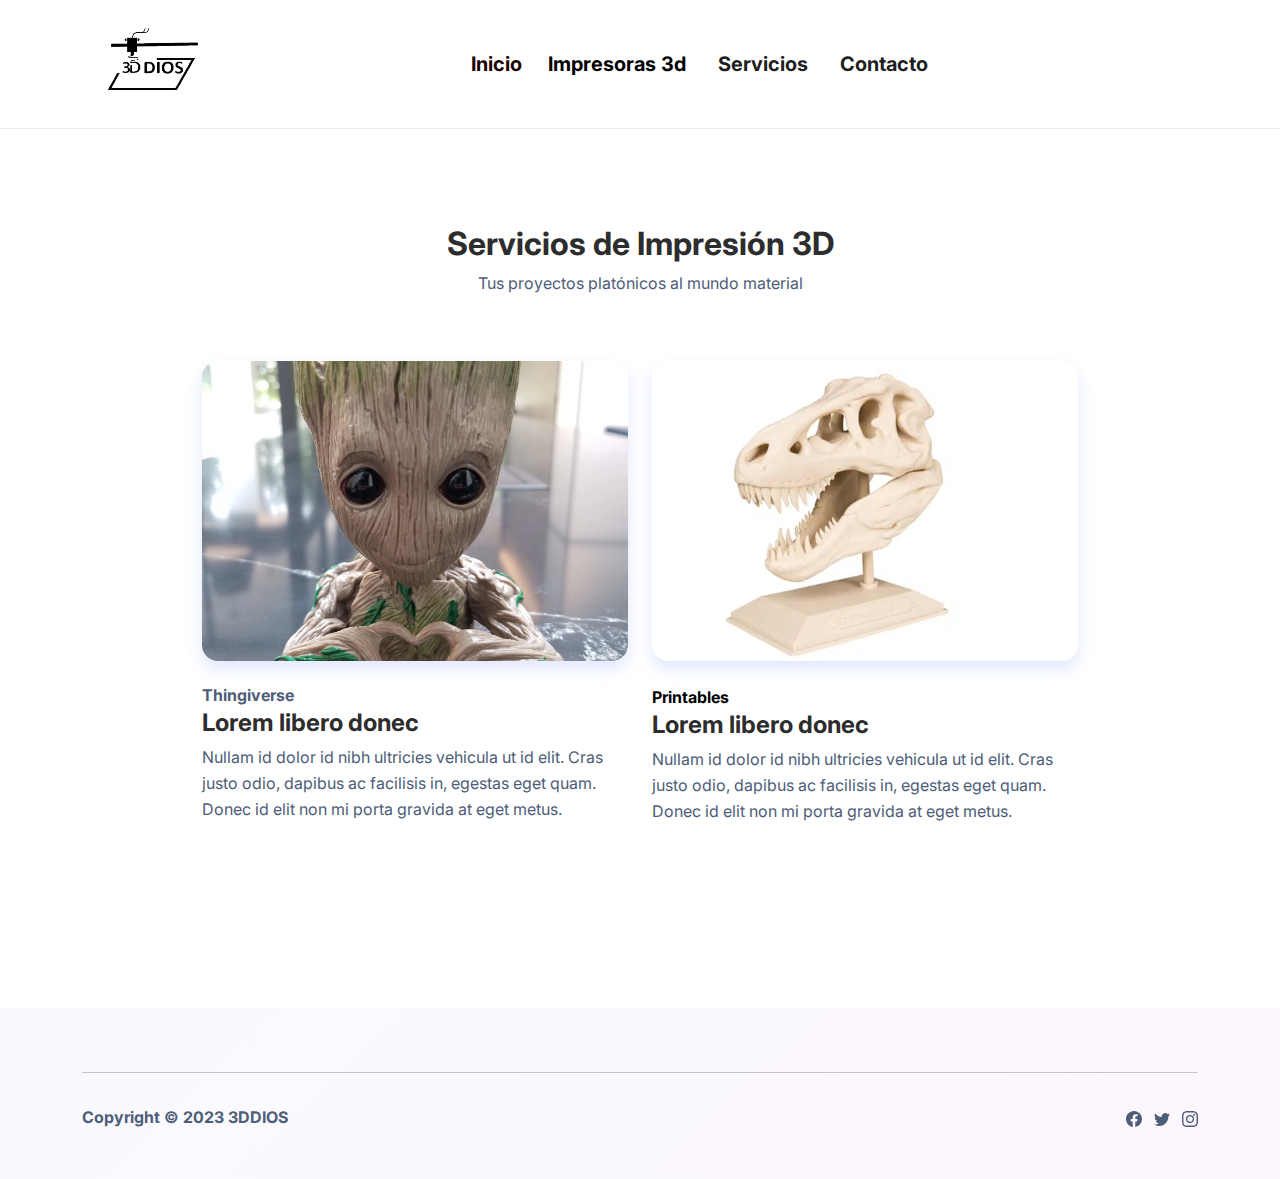
<file: servicios.html>
<!DOCTYPE html>
<html lang="es-419">

<head>
    <meta charset="utf-8">
    <meta name="viewport" content="width=device-width, initial-scale=1.0, shrink-to-fit=no">
    <title>Projects - Brand</title>
    <link rel="stylesheet" href="assets/bootstrap/css/bootstrap.min.css">
    <link rel="stylesheet" href="https://fonts.googleapis.com/css?family=Inter:300italic,400italic,600italic,700italic,800italic,400,300,600,700,800&amp;display=swap">
    <link rel="stylesheet" href="assets/css/untitled.css">
</head>

<body>
    <nav class="navbar navbar-light navbar-expand-md sticky-top navbar-shrink py-3" id="mainNav">
        <div class="container"><a class="navbar-brand d-flex align-items-center" href="/"></a><button data-bs-toggle="collapse" class="navbar-toggler" data-bs-target="#navcol-1"><span class="visually-hidden">Toggle navigation</span><span class="navbar-toggler-icon"></span></button><img src="assets/img/3ddios.png" width="103" height="96">
            <div class="collapse navbar-collapse" id="navcol-1">
                <ul class="navbar-nav mx-auto">
                    <li class="nav-item"><a class="nav-link" href="index.html" style="--bs-body-color: #3f3535;width: 76.2625px;font-size: 20px;"><strong><span style="color: rgb(28, 0, 0);">Inicio</span></strong></a></li>
                    <li class="nav-item"><a class="nav-link active" href="impresoras3d.html" style="color: var(--bs-black);font-size: 20px;">Impresoras 3d</a></li>
                    <li class="nav-item"><a class="nav-link active" href="servicios.html" style="font-size: 20px;">Servicios</a></li>
                    <li class="nav-item"><a class="nav-link active" href="contacts.html" style="font-size: 20px;">Contacto</a></li>
                </ul>
            </div>
        </div>
    </nav>
    <section class="py-5">
        <div class="container py-5">
            <div class="row mb-5">
                <div class="col-md-8 col-xl-6 text-center mx-auto">
                    <h2 class="fw-bold">Servicios de Impresión 3D</h2>
                    <p class="text-muted">Tus proyectos platónicos al mundo material</p>
                </div>
            </div>
            <div class="row row-cols-1 row-cols-md-2 mx-auto" style="max-width: 900px;">
                <div class="col mb-4">
                    <div><a href="#"><img class="rounded img-fluid shadow w-100 fit-cover" src="assets/img/20210208074304_file_60219448e3108_602196ea95c3b..webp" style="height: 300px;padding-top: 0px;margin-bottom: -2px;"></a>
                        <div class="py-4"><a href="https://www.thingiverse.com/" target="_aboutblank"><strong>Thingiverse</strong></a>
                            <h4 class="fw-bold">Lorem libero donec</h4>
                            <p class="text-muted">Nullam id dolor id nibh ultricies vehicula ut id elit. Cras justo odio, dapibus ac facilisis in, egestas eget quam. Donec id elit non mi porta gravida at eget metus.</p>
                        </div>
                    </div>
                </div>
                <div class="col mb-4">
                    <div><a href="#"><img class="rounded img-fluid shadow w-100 fit-cover" src="assets/img/image.webp" style="height: 300px;"></a>
                        <div class="py-4"><a href="https://www.printables.com/es" style="color: var(--bs-black);border-color: var(--bs-purple);" target="_aboutblank"><strong><span style="background-color: rgb(255, 255, 255);">Printables</span></strong></a>
                            <h4 class="fw-bold">Lorem libero donec</h4>
                            <p class="text-muted">Nullam id dolor id nibh ultricies vehicula ut id elit. Cras justo odio, dapibus ac facilisis in, egestas eget quam. Donec id elit non mi porta gravida at eget metus.</p>
                        </div>
                    </div>
                </div>
                <div class="col mb-4">
                    <div><a href="#"></a></div>
                </div>
                <div class="col mb-4">
                    <div><a href="#"></a></div>
                </div>
            </div>
        </div>
    </section>
    <footer class="bg-primary-gradient">
        <div class="container py-4 py-lg-5">
            <hr>
            <div class="text-muted d-flex justify-content-between align-items-center pt-3">
                <p class="mb-0" style="font-weight: bold;">Copyright © 2023 3DDIOS</p>
                <ul class="list-inline mb-0">
                    <li class="list-inline-item"><svg xmlns="http://www.w3.org/2000/svg" width="1em" height="1em" fill="currentColor" viewBox="0 0 16 16" class="bi bi-facebook">
                            <path d="M16 8.049c0-4.446-3.582-8.05-8-8.05C3.58 0-.002 3.603-.002 8.05c0 4.017 2.926 7.347 6.75 7.951v-5.625h-2.03V8.05H6.75V6.275c0-2.017 1.195-3.131 3.022-3.131.876 0 1.791.157 1.791.157v1.98h-1.009c-.993 0-1.303.621-1.303 1.258v1.51h2.218l-.354 2.326H9.25V16c3.824-.604 6.75-3.934 6.75-7.951z"></path>
                        </svg></li>
                    <li class="list-inline-item"><svg xmlns="http://www.w3.org/2000/svg" width="1em" height="1em" fill="currentColor" viewBox="0 0 16 16" class="bi bi-twitter">
                            <path d="M5.026 15c6.038 0 9.341-5.003 9.341-9.334 0-.14 0-.282-.006-.422A6.685 6.685 0 0 0 16 3.542a6.658 6.658 0 0 1-1.889.518 3.301 3.301 0 0 0 1.447-1.817 6.533 6.533 0 0 1-2.087.793A3.286 3.286 0 0 0 7.875 6.03a9.325 9.325 0 0 1-6.767-3.429 3.289 3.289 0 0 0 1.018 4.382A3.323 3.323 0 0 1 .64 6.575v.045a3.288 3.288 0 0 0 2.632 3.218 3.203 3.203 0 0 1-.865.115 3.23 3.23 0 0 1-.614-.057 3.283 3.283 0 0 0 3.067 2.277A6.588 6.588 0 0 1 .78 13.58a6.32 6.32 0 0 1-.78-.045A9.344 9.344 0 0 0 5.026 15z"></path>
                        </svg></li>
                    <li class="list-inline-item"><svg xmlns="http://www.w3.org/2000/svg" width="1em" height="1em" fill="currentColor" viewBox="0 0 16 16" class="bi bi-instagram">
                            <path d="M8 0C5.829 0 5.556.01 4.703.048 3.85.088 3.269.222 2.76.42a3.917 3.917 0 0 0-1.417.923A3.927 3.927 0 0 0 .42 2.76C.222 3.268.087 3.85.048 4.7.01 5.555 0 5.827 0 8.001c0 2.172.01 2.444.048 3.297.04.852.174 1.433.372 1.942.205.526.478.972.923 1.417.444.445.89.719 1.416.923.51.198 1.09.333 1.942.372C5.555 15.99 5.827 16 8 16s2.444-.01 3.298-.048c.851-.04 1.434-.174 1.943-.372a3.916 3.916 0 0 0 1.416-.923c.445-.445.718-.891.923-1.417.197-.509.332-1.09.372-1.942C15.99 10.445 16 10.173 16 8s-.01-2.445-.048-3.299c-.04-.851-.175-1.433-.372-1.941a3.926 3.926 0 0 0-.923-1.417A3.911 3.911 0 0 0 13.24.42c-.51-.198-1.092-.333-1.943-.372C10.443.01 10.172 0 7.998 0h.003zm-.717 1.442h.718c2.136 0 2.389.007 3.232.046.78.035 1.204.166 1.486.275.373.145.64.319.92.599.28.28.453.546.598.92.11.281.24.705.275 1.485.039.843.047 1.096.047 3.231s-.008 2.389-.047 3.232c-.035.78-.166 1.203-.275 1.485a2.47 2.47 0 0 1-.599.919c-.28.28-.546.453-.92.598-.28.11-.704.24-1.485.276-.843.038-1.096.047-3.232.047s-2.39-.009-3.233-.047c-.78-.036-1.203-.166-1.485-.276a2.478 2.478 0 0 1-.92-.598 2.48 2.48 0 0 1-.6-.92c-.109-.281-.24-.705-.275-1.485-.038-.843-.046-1.096-.046-3.233 0-2.136.008-2.388.046-3.231.036-.78.166-1.204.276-1.486.145-.373.319-.64.599-.92.28-.28.546-.453.92-.598.282-.11.705-.24 1.485-.276.738-.034 1.024-.044 2.515-.045v.002zm4.988 1.328a.96.96 0 1 0 0 1.92.96.96 0 0 0 0-1.92zm-4.27 1.122a4.109 4.109 0 1 0 0 8.217 4.109 4.109 0 0 0 0-8.217zm0 1.441a2.667 2.667 0 1 1 0 5.334 2.667 2.667 0 0 1 0-5.334z"></path>
                        </svg></li>
                </ul>
            </div>
        </div>
    </footer>
    <script src="assets/bootstrap/js/bootstrap.min.js"></script>
    <script src="assets/js/bold-and-bright.js"></script>
</body>

</html>
</file>
<file: assets/css/untitled.css>
p {
  margin-top: 0;
  margin-bottom: 1rem;
}

.accordion-item:first-of-type .accordion-button {
  border-top-left-radius: var(--bs-accordion-inner-border-radius);
  border-top-right-radius: var(--bs-accordion-inner-border-radius);
}

.accordion-button:not(.collapsed)::after {
  background-image: var(--bs-accordion-btn-active-icon);
  transform: var(--bs-accordion-btn-icon-transform);
}

.accordion-button:not(.collapsed)::after {
  background-image: var(--bs-accordion-btn-active-icon);
  transform: var(--bs-accordion-btn-icon-transform);
}

.accordion-button:not(.collapsed)::after {
  background-image: var(--bs-accordion-btn-active-icon);
  transform: var(--bs-accordion-btn-icon-transform);
}

.accordion-button:not(.collapsed)::after {
  background-image: var(--bs-accordion-btn-active-icon);
  transform: var(--bs-accordion-btn-icon-transform);
}

.accordion-button {
  position: relative;
  display: flex;
  align-items: center;
  width: 100%;
  padding: var(--bs-accordion-btn-padding-y) var(--bs-accordion-btn-padding-x);
  font-size: 1rem;
  color: var(--bs-accordion-btn-color);
  text-align: left;
  background-color: var(--bs-accordion-btn-bg);
  border: 0;
  border-radius: 0;
  overflow-anchor: none;
  transition: var(--bs-accordion-transition);
}
</file>
